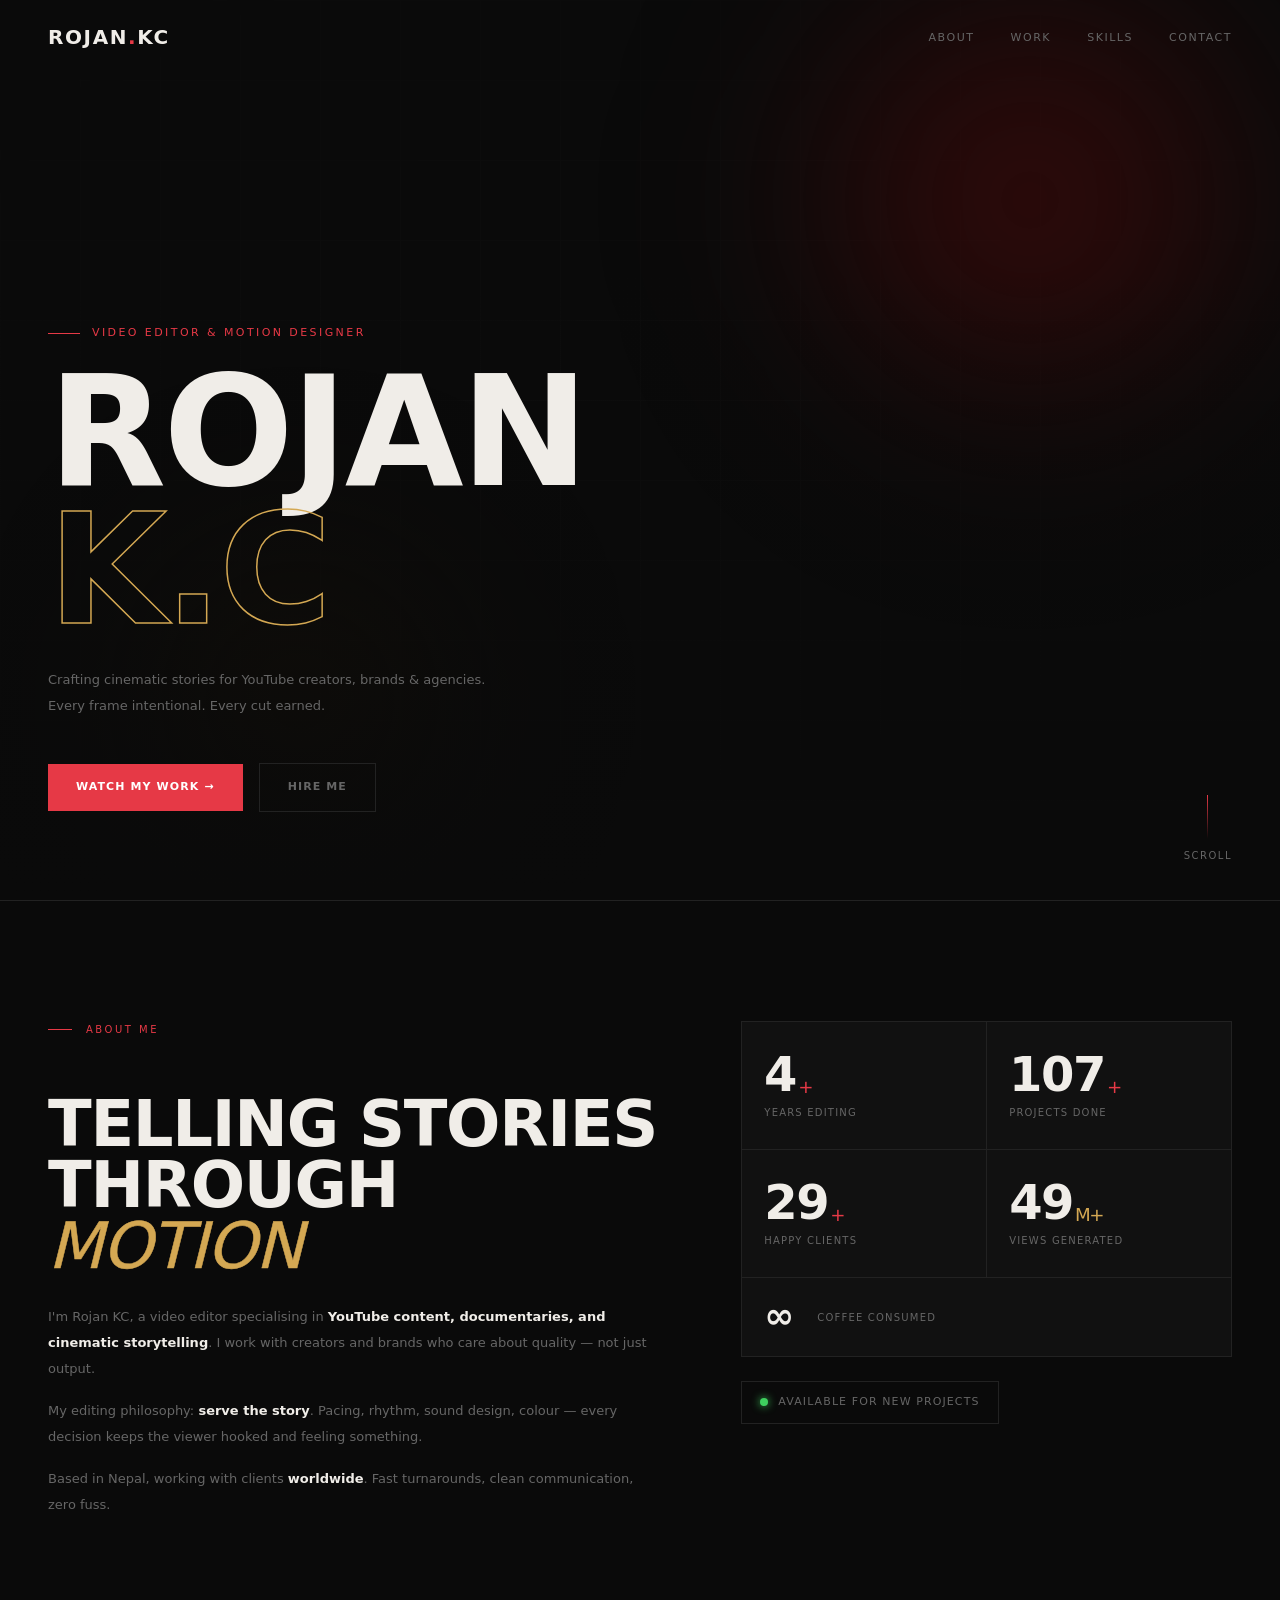
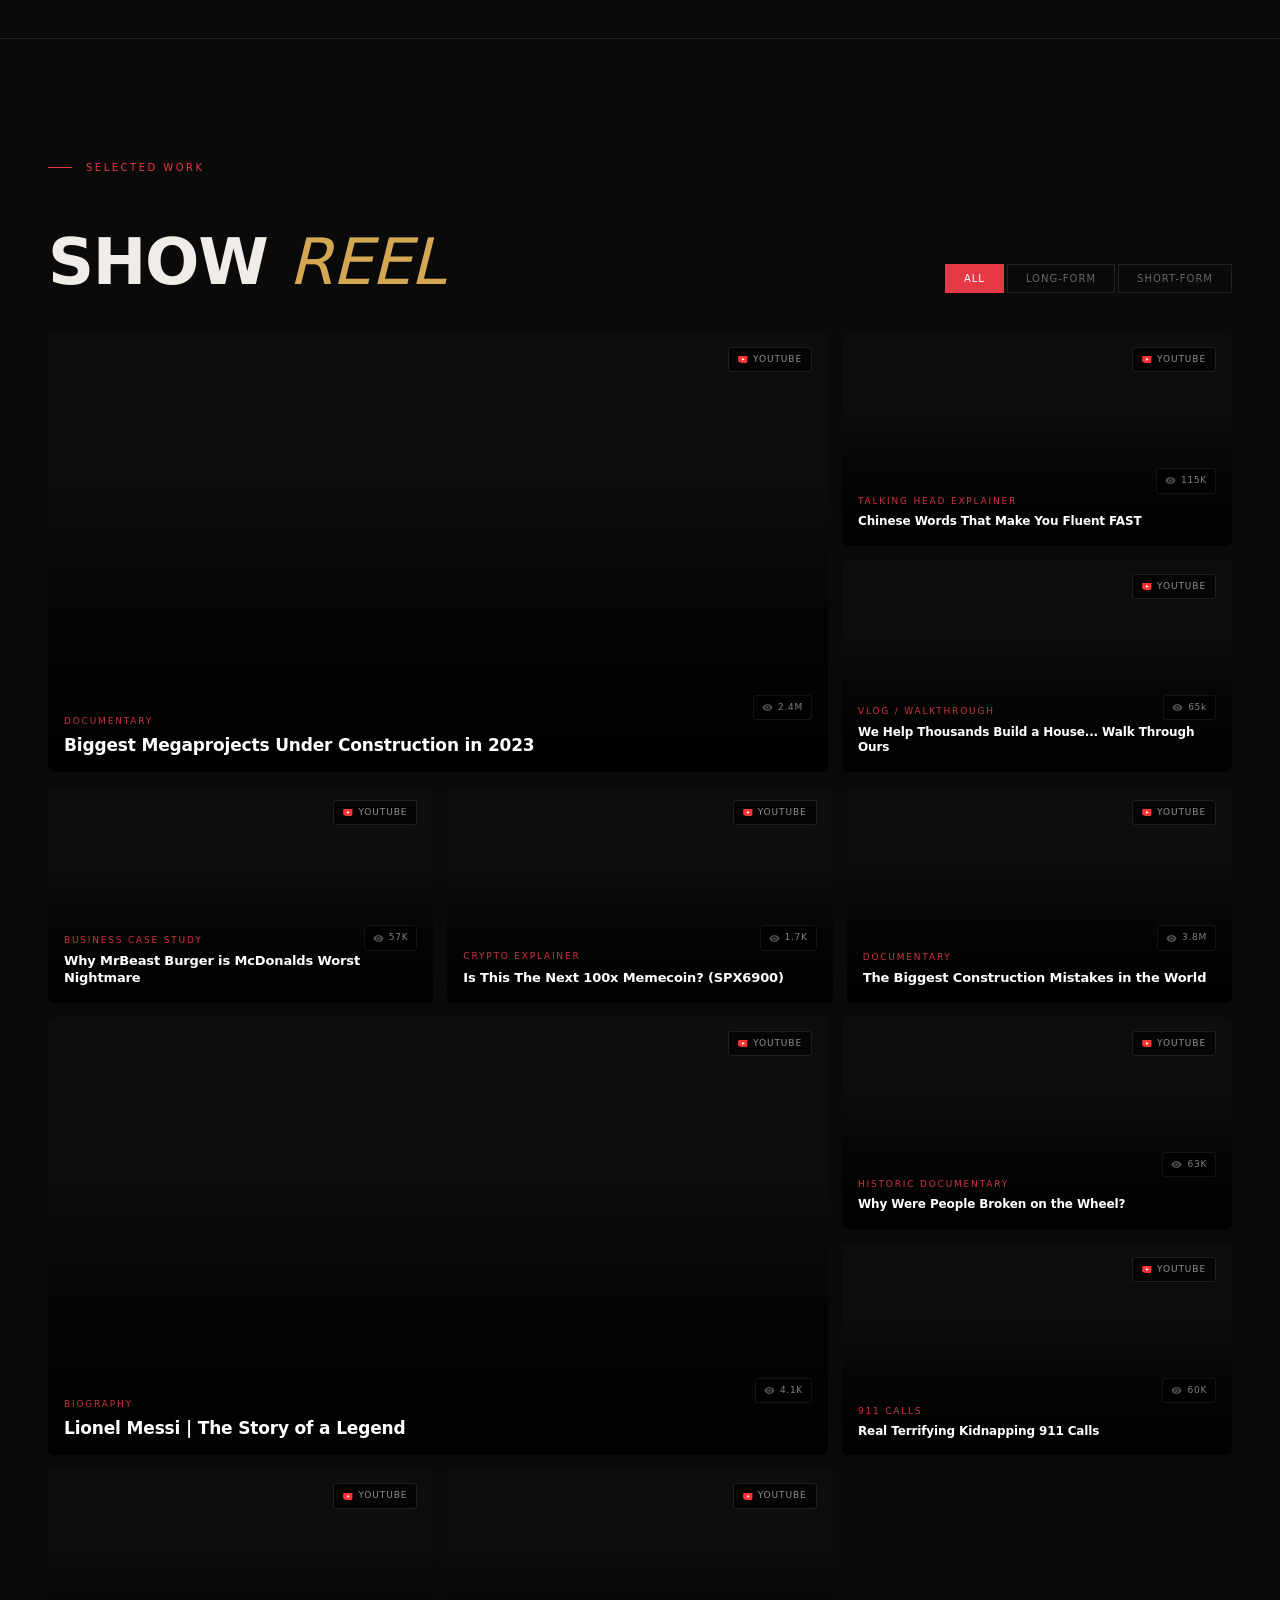
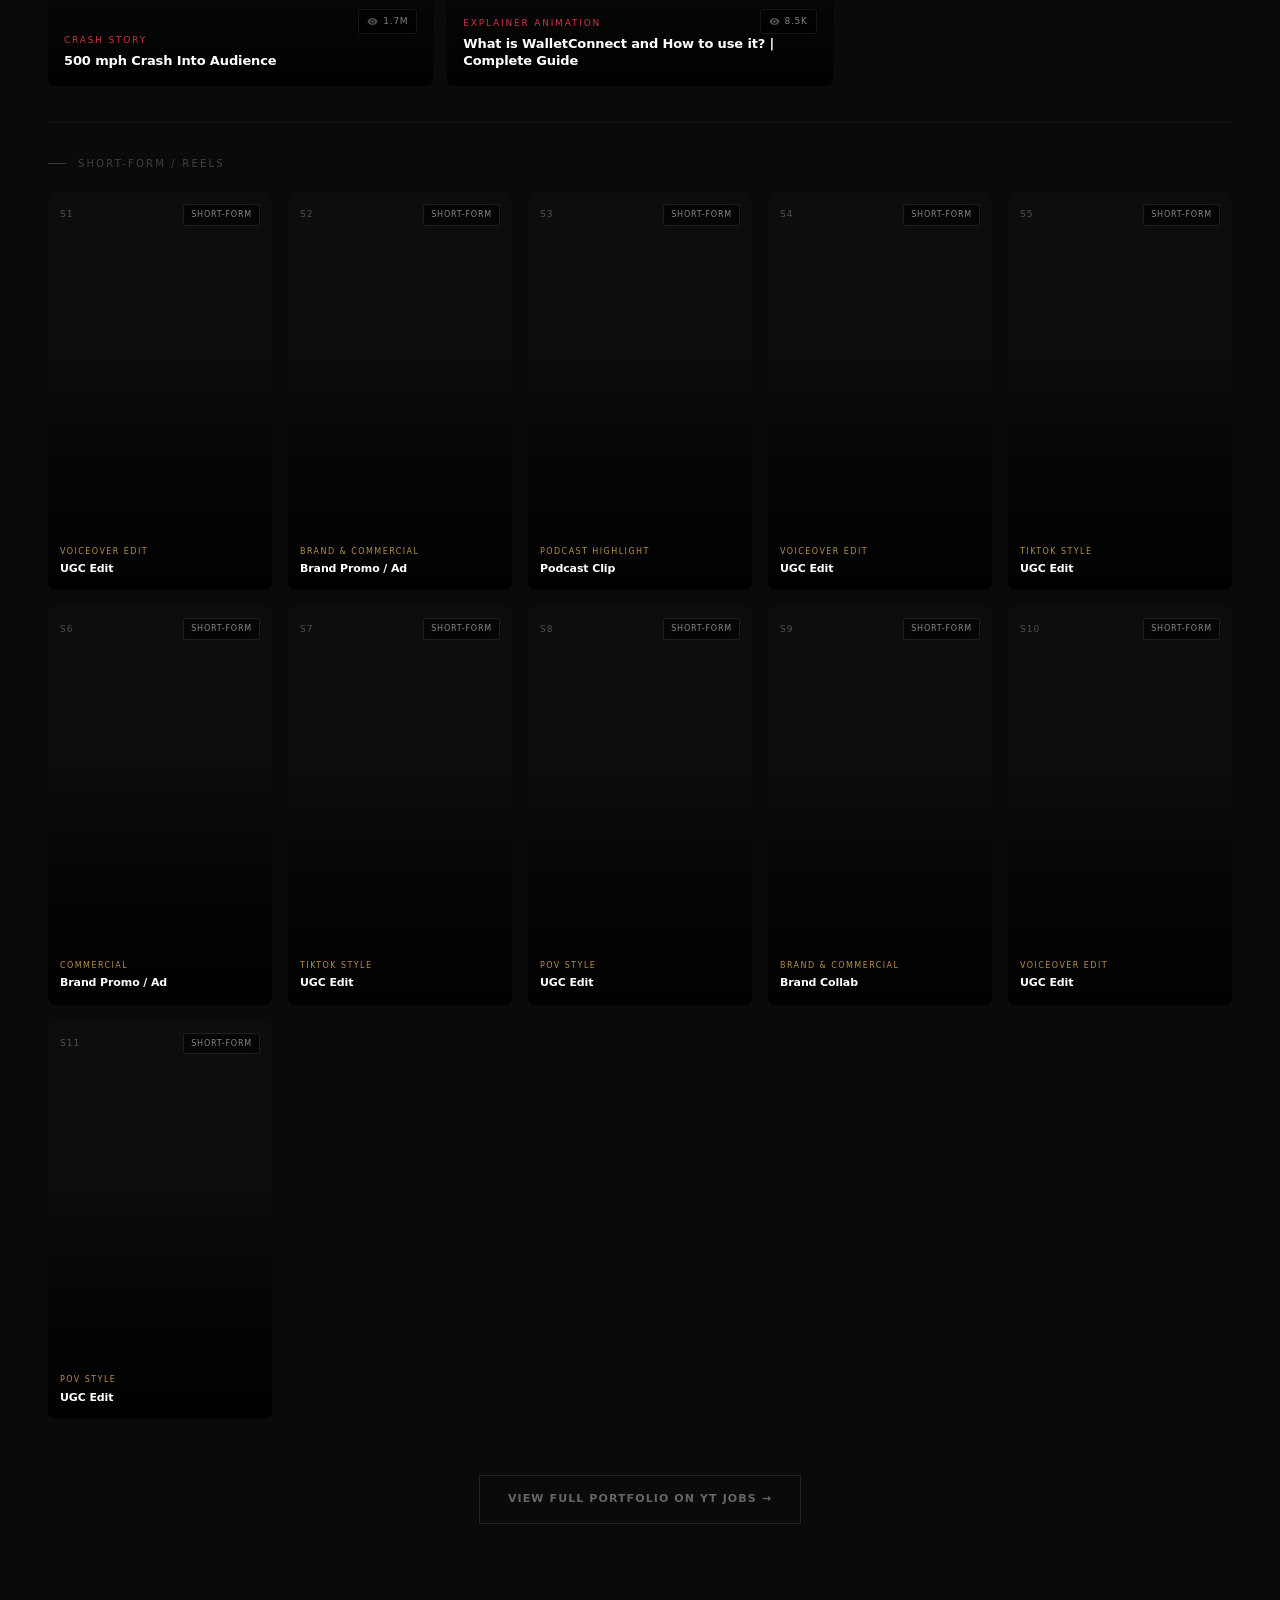
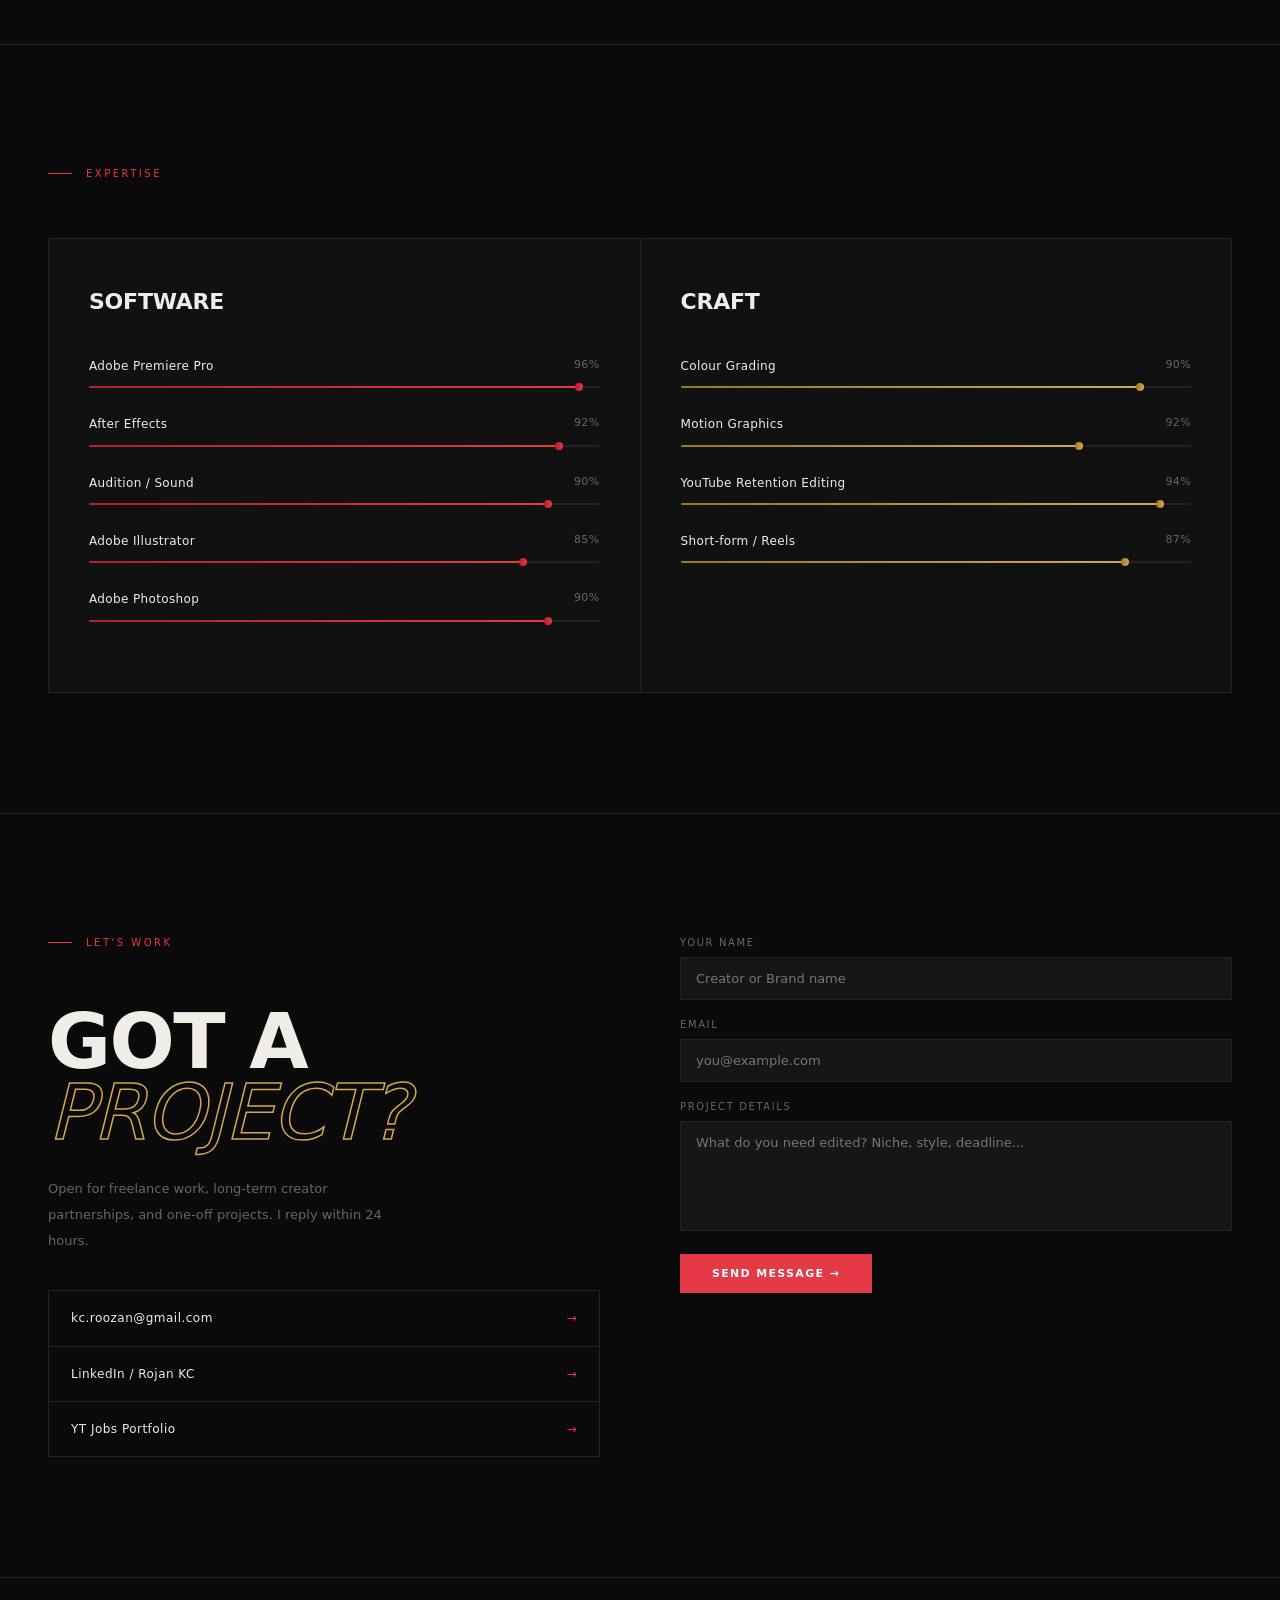
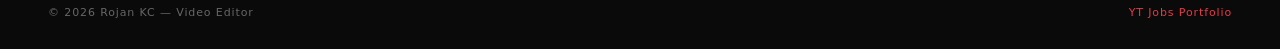
<file: index.html>
<!DOCTYPE html>
<html lang="en">
<head>
<meta charset="UTF-8">
<meta name="viewport" content="width=device-width, initial-scale=1.0">
<title>Rojan KC — Video Editor</title>
<link rel="stylesheet" href="styles.css">
</head>
<body>

<!-- MODAL -->
<div class="modal-bg" id="modal">
  <div class="modal-box">
    <button class="modal-close" id="mClose">✕</button>
    <div id="mContent"></div>
  </div>
</div>

<!-- NAV -->
<nav id="nav">
  <a href="#hero" class="logo">Rojan<span>.</span>KC</a>
  <ul class="nav-links">
    <li><a href="#about">About</a></li>
    <li><a href="#work">Work</a></li>
    <li><a href="#skills">Skills</a></li>
    <li><a href="#contact">Contact</a></li>
  </ul>
</nav>

<!-- HERO -->
<section id="hero">
  <div class="hero-grid"></div>
  <div class="hero-blob a"></div>
  <div class="hero-blob b"></div>
  <div class="hero-fade"></div>
  <div class="hero-content">
    <p class="hero-tag">Video Editor &amp; Motion Designer</p>
    <h1 class="hero-name">
      ROJAN
      <span class="outline">K.C</span>
    </h1>
    <p class="hero-desc">
      Crafting cinematic stories for YouTube creators, brands &amp; agencies.<br>
      Every frame intentional. Every cut earned.
    </p>
    <div class="hero-btns">
      <a href="#work" class="btn-solid">Watch My Work →</a>
      <a href="#contact" class="btn-ghost">Hire Me</a>
    </div>
  </div>
  <div class="hero-scroll">
    <div class="scroll-bar"></div>
    <span>Scroll</span>
  </div>
</section>

<!-- ABOUT -->
<section id="about">
  <div class="reveal">
    <div class="sec-label">About Me</div>
    <h2 class="about-title">Telling stories<br>through <em>motion</em></h2>
    <div class="about-body">
      <p>I'm Rojan KC, a video editor specialising in <strong>YouTube content, documentaries, and cinematic storytelling</strong>. I work with creators and brands who care about quality — not just output.</p>
      <p>My editing philosophy: <strong>serve the story</strong>. Pacing, rhythm, sound design, colour — every decision keeps the viewer hooked and feeling something.</p>
      <p>Based in Nepal, working with clients <strong>worldwide</strong>. Fast turnarounds, clean communication, zero fuss.</p>
    </div>
  </div>
  <div class="reveal">
    <div class="stats">
      <div class="stat">
        <div class="stat-n" id="stat-years-wrap">
          <span class="stat-num" id="stat-years">0</span><span class="stat-suffix">+</span>
        </div>
        <div class="stat-l">Years editing</div>
      </div>
      <div class="stat">
        <div class="stat-n" id="stat-projects-wrap">
          <span class="stat-num" id="stat-projects">0</span><span class="stat-suffix">+</span>
        </div>
        <div class="stat-l">Projects done</div>
      </div>
      <div class="stat">
        <div class="stat-n" id="stat-clients-wrap">
          <span class="stat-num" id="stat-clients">0</span><span class="stat-suffix">+</span>
        </div>
        <div class="stat-l">Happy clients</div>
      </div>
      <div class="stat">
        <div class="stat-n">
          <span class="stat-num" id="stat-views">0</span><span class="stat-suffix stat-suffix--gold">M+</span>
        </div>
        <div class="stat-l">Views generated</div>
      </div>
      <div class="stat stat--wide">
        <div class="stat-n">∞</div>
        <div class="stat-l">Coffee consumed</div>
      </div>
    </div>
    <div class="avail-badge">
      <span class="pulse-dot"></span>
      Available for new projects
    </div>
  </div>
</section>

<!-- WORK -->
<section id="work">
  <div class="work-top reveal">
    <div>
      <div class="sec-label">Selected Work</div>
      <h2 class="work-title">SHOW <em>reel</em></h2>
    </div>
    <div class="filters">
      <button class="fb on" data-f="all">All</button>
      <button class="fb" data-f="youtube">Long-form</button>
      <button class="fb" data-f="brand">Short-form</button>
    </div>
  </div>

  <div class="vgrid" id="vgrid"></div>

  <!-- SHORT-FORM GRID -->
  <div id="sfwrap">
    <div class="sf-label reveal">Short-form / Reels</div>
    <div class="sfgrid" id="sfgrid"></div>
  </div>

  <div style="margin-top:56px;text-align:center" class="reveal">
    <a href="https://ytjobs.co/talent/profile/49706?r=2" target="_blank" class="btn-ghost">
      View Full Portfolio on YT Jobs →
    </a>
  </div>
</section>

<!-- SKILLS -->
<section id="skills">
  <div class="sec-label reveal">Expertise</div>
  <div class="sk-wrap reveal" id="skEl">
    <div class="sk-col">
      <div class="sk-head">Software</div>
      <div class="sk-item">
        <div class="sk-top"><span>Adobe Premiere Pro</span><span>96%</span></div>
        <div class="sk-track"><div class="sk-fill r" data-w="96"></div></div>
      </div>
      <div class="sk-item">
        <div class="sk-top"><span>After Effects</span><span>92%</span></div>
        <div class="sk-track"><div class="sk-fill r" data-w="92"></div></div>
      </div>
      <div class="sk-item">
        <div class="sk-top"><span>Audition / Sound</span><span>90%</span></div>
        <div class="sk-track"><div class="sk-fill r" data-w="90"></div></div>
      </div>
      <div class="sk-item">
        <div class="sk-top"><span>Adobe Illustrator</span><span>85%</span></div>
        <div class="sk-track"><div class="sk-fill r" data-w="85"></div></div>
      </div>
      <div class="sk-item">
        <div class="sk-top"><span>Adobe Photoshop</span><span>90%</span></div>
        <div class="sk-track"><div class="sk-fill r" data-w="90"></div></div>
      </div>
    </div>
    <div class="sk-col">
      <div class="sk-head">Craft</div>
      <div class="sk-item">
        <div class="sk-top"><span>Colour Grading</span><span>90%</span></div>
        <div class="sk-track"><div class="sk-fill g" data-w="90"></div></div>
      </div>
      <div class="sk-item">
        <div class="sk-top"><span>Motion Graphics</span><span>92%</span></div>
        <div class="sk-track"><div class="sk-fill g" data-w="78"></div></div>
      </div>
      <div class="sk-item">
        <div class="sk-top"><span>YouTube Retention Editing</span><span>94%</span></div>
        <div class="sk-track"><div class="sk-fill g" data-w="94"></div></div>
      </div>
      <div class="sk-item">
        <div class="sk-top"><span>Short-form / Reels</span><span>87%</span></div>
        <div class="sk-track"><div class="sk-fill g" data-w="87"></div></div>
      </div>
    </div>
  </div>
</section>

<!-- CONTACT -->
<section id="contact">
  <div class="c-wrap">
    <div class="reveal">
      <div class="sec-label">Let's Work</div>
      <h2 class="c-title">GOT A<br><em>project?</em></h2>
      <p class="c-desc">Open for freelance work, long-term creator partnerships, and one-off projects. I reply within 24 hours.</p>
      <div class="c-links">
        <a href="mailto:your@email.com" class="c-link">kc.roozan@gmail.com <span class="c-arr">→</span></a>
        <a href="https://www.linkedin.com/in/rojan-kc-128224247/" target="_blank" class="c-link">LinkedIn / Rojan KC <span class="c-arr">→</span></a>
        <a href="https://ytjobs.co/talent/profile/49706?r=2" target="_blank" class="c-link">YT Jobs Portfolio <span class="c-arr">→</span></a>
      </div>
    </div>
    <div class="reveal">
      <div class="cform">
        <div><label>Your Name</label><input type="text" placeholder="Creator or Brand name"></div>
        <div><label>Email</label><input type="email" placeholder="you@example.com"></div>
        <div><label>Project Details</label><textarea placeholder="What do you need edited? Niche, style, deadline..."></textarea></div>
        <button class="cform-btn" type="button">Send Message →</button>
      </div>
    </div>
  </div>
</section>

<footer>
  <span>© 2026 Rojan KC — Video Editor</span>
  <a href="https://ytjobs.co/talent/profile/49706?r=2" target="_blank">YT Jobs Portfolio</a>
</footer>

<script src="main.js"></script>
</body>
</html>
</file>
<file: styles.css>
/* ── RESET ── */
*,*::before,*::after{box-sizing:border-box;margin:0;padding:0}
html{scroll-behavior:smooth}

/* ── TOKENS ── */
:root{
  --bg:#0a0a0a;
  --s1:#111;
  --s2:#161616;
  --s3:#1c1c1c;
  --ink:#f0ede8;
  --dim:#666;
  --dim2:#444;
  --red:#e63946;
  --gold:#d4a853;
  --border:#222;
}

/* ── BASE ── */
body{
  font-family: system-ui, -apple-system, 'Segoe UI', sans-serif;
  background:var(--bg);
  color:var(--ink);
  font-size:13px;
  line-height:1.7;
  overflow-x:hidden;
}

/* ── NAV ── */
nav{
  position:fixed;top:0;left:0;right:0;z-index:500;
  display:flex;align-items:center;justify-content:space-between;
  padding:20px 48px;
  transition:background .3s,border-color .3s;
  border-bottom:1px solid transparent;
}
nav.on{background:rgba(10,10,10,.95);border-color:var(--border);}
.logo{
  font-size:20px;font-weight:800;letter-spacing:.08em;
  color:var(--ink);text-decoration:none;text-transform:uppercase;
}
.logo span{color:var(--red)}
.nav-links{display:flex;gap:36px;list-style:none}
.nav-links a{
  text-decoration:none;color:var(--dim);
  font-size:11px;letter-spacing:.14em;text-transform:uppercase;
  transition:color .2s;
}
.nav-links a:hover{color:var(--ink)}

/* ── HERO ── */
#hero{
  min-height:100vh;
  display:flex;flex-direction:column;justify-content:flex-end;
  padding:0 48px 88px;
  position:relative;overflow:hidden;
  background:var(--bg);
}
.hero-blob{
  position:absolute;border-radius:50%;
  filter:blur(80px);pointer-events:none;
}
.hero-blob.a{
  width:600px;height:600px;top:-100px;right:-50px;
  background:radial-gradient(circle,rgba(60,10,10,.9) 0%,transparent 70%);
  animation:blobA 8s ease-in-out infinite alternate;
}
.hero-blob.b{
  width:400px;height:400px;bottom:0;left:100px;
  background:radial-gradient(circle,rgba(30,20,5,.8) 0%,transparent 70%);
  animation:blobB 10s ease-in-out infinite alternate;
}
@keyframes blobA{from{transform:translate(0,0) scale(1)}to{transform:translate(-40px,40px) scale(1.1)}}
@keyframes blobB{from{transform:translate(0,0)}to{transform:translate(30px,-30px)}}
.hero-grid{
  position:absolute;inset:0;
  background-image:
    linear-gradient(var(--border) 1px, transparent 1px),
    linear-gradient(90deg, var(--border) 1px, transparent 1px);
  background-size:80px 80px;opacity:.15;
  mask-image:radial-gradient(ellipse 80% 80% at 50% 50%, black 0%, transparent 100%);
}
.hero-fade{
  position:absolute;inset:0;
  background:linear-gradient(to bottom, transparent 30%, var(--bg) 100%);
}
.hero-content{position:relative;z-index:2}
.hero-tag{
  display:inline-flex;align-items:center;gap:12px;
  font-size:11px;letter-spacing:.22em;text-transform:uppercase;
  color:var(--red);margin-bottom:20px;
  opacity:0;animation:fadeUp .6s ease forwards .2s;
}
.hero-tag::before{content:'';width:32px;height:1px;background:var(--red)}
.hero-name{
  font-size:clamp(64px,12vw,180px);font-weight:900;
  line-height:.9;letter-spacing:-.02em;text-transform:uppercase;
  opacity:0;animation:fadeUp .8s ease forwards .35s;
}
.hero-name .outline{
  display:block;color:transparent;
  -webkit-text-stroke:1.5px var(--gold);
}
.hero-desc{
  margin-top:28px;max-width:480px;
  color:var(--dim);font-size:13px;line-height:2;
  opacity:0;animation:fadeUp .8s ease forwards .55s;
}
.hero-btns{
  margin-top:44px;display:flex;align-items:center;gap:16px;
  opacity:0;animation:fadeUp .8s ease forwards .75s;
}
.btn-solid{
  display:inline-flex;align-items:center;gap:8px;
  padding:14px 28px;background:var(--red);color:#fff;
  font-size:11px;font-weight:600;letter-spacing:.1em;text-transform:uppercase;
  text-decoration:none;transition:opacity .2s,box-shadow .3s;
}
.btn-solid:hover{opacity:.88;box-shadow:0 0 40px rgba(230,57,70,.4)}
.btn-ghost{
  display:inline-flex;align-items:center;gap:8px;
  padding:14px 28px;border:1px solid var(--border);color:var(--dim);
  font-size:11px;font-weight:600;letter-spacing:.1em;text-transform:uppercase;
  text-decoration:none;transition:border-color .2s,color .2s;
}
.btn-ghost:hover{border-color:var(--dim2);color:var(--ink)}
.hero-scroll{
  position:absolute;bottom:36px;right:48px;z-index:2;
  display:flex;flex-direction:column;align-items:center;gap:8px;
  color:var(--dim);font-size:10px;letter-spacing:.15em;text-transform:uppercase;
  opacity:0;animation:fadeUp .8s ease forwards 1s;
}
.scroll-bar{
  width:1px;height:44px;
  background:linear-gradient(to bottom,var(--red),transparent);
  animation:scrollAnim 2s ease-in-out infinite;
}
@keyframes scrollAnim{0%,100%{opacity:.3;transform:scaleY(.8)}50%{opacity:1;transform:scaleY(1)}}

/* ── SECTION COMMON ── */
section{padding:120px 48px}
.sec-label{
  font-size:10px;letter-spacing:.25em;text-transform:uppercase;
  color:var(--red);margin-bottom:56px;
  display:flex;align-items:center;gap:14px;
}
.sec-label::before{content:'';width:24px;height:1px;background:var(--red)}

/* ── ABOUT ── */
#about{
  border-top:1px solid var(--border);
  display:grid;grid-template-columns:5fr 4fr;gap:80px;align-items:start;
}
.about-title{
  font-size:clamp(40px,5vw,72px);font-weight:800;line-height:.95;
  letter-spacing:-.02em;text-transform:uppercase;margin-bottom:28px;
}
.about-title em{font-style:italic;font-weight:300;color:var(--gold);-webkit-text-stroke:.5px var(--gold);}
.about-body{color:var(--dim);font-size:13px;line-height:2}
.about-body p+p{margin-top:16px}
.about-body strong{color:var(--ink);font-weight:600}

/* ── STATS GRID — 5 items ── */
/*
  Layout: 2-2-1
  Row 1: years | projects
  Row 2: clients | views
  Row 3: coffee (full width)
*/
.stats{
  display:grid;
  grid-template-columns:1fr 1fr;
  gap:1px;
  background:var(--border);
  border:1px solid var(--border);
  margin-bottom:24px;
}
.stat{background:var(--s1);padding:28px 22px}

/* Coffee stat spans both columns */
.stat--wide{
  grid-column:span 2;
  display:flex;
  align-items:center;
  gap:24px;
  padding:20px 22px;
}
.stat--wide .stat-n{font-size:36px}
.stat--wide .stat-l{margin-top:0}

/* Number display */
.stat-n{
  font-size:48px;font-weight:900;line-height:1;letter-spacing:-.03em;
  display:flex;align-items:baseline;gap:0;
  margin-bottom:2px;
}

/* Single suffix — red by default, gold variant */
.stat-suffix{
  font-size:.38em;
  color:var(--red);
  font-weight:400;
  margin-left:2px;
  line-height:1;
  align-self:flex-end;
  margin-bottom:.1em;
}
.stat-suffix--gold{color:var(--gold)}

.stat-num{display:inline-block}
.stat-l{
  font-size:10px;letter-spacing:.12em;text-transform:uppercase;
  color:var(--dim);margin-top:6px;
}

/* ── ELEGANT COUNTER ANIMATION ── */
@keyframes countSlideUp{
  from{opacity:0;transform:translateY(10px) scale(.96)}
  to{opacity:1;transform:translateY(0) scale(1)}
}
.stat-num.counting{
  display:inline-block;
  animation:countSlideUp .4s cubic-bezier(.22,1,.36,1) forwards;
}

.avail-badge{
  display:inline-flex;align-items:center;gap:10px;
  border:1px solid var(--border);padding:11px 18px;
  font-size:11px;letter-spacing:.1em;text-transform:uppercase;color:var(--dim);
}
.pulse-dot{
  width:8px;height:8px;border-radius:50%;
  background:#3ecf5e;box-shadow:0 0 8px #3ecf5e;
  animation:pulse 2s ease-in-out infinite;
}
@keyframes pulse{0%,100%{opacity:1}50%{opacity:.25}}

/* ═══════════════════════════════════════
   WORK SECTION
═══════════════════════════════════════ */
#work{border-top:1px solid var(--border);padding:120px 48px}

.work-top{
  display:flex;align-items:flex-end;
  justify-content:space-between;margin-bottom:40px;
  flex-wrap:wrap;gap:20px;
}
.work-title{
  font-size:clamp(40px,5vw,68px);font-weight:900;
  line-height:.95;letter-spacing:-.02em;text-transform:uppercase;
}
.work-title em{font-style:italic;font-weight:300;color:var(--gold)}
.filters{display:flex;gap:3px}
.fb{
  padding:8px 18px;
  background:transparent;border:1px solid var(--border);
  color:var(--dim);font-size:10px;letter-spacing:.1em;text-transform:uppercase;
  cursor:pointer;transition:all .2s;font-family:inherit;
}
.fb:hover,.fb.on{background:var(--red);border-color:var(--red);color:#fff}

/* ── LONG-FORM GRID ── */
.vgrid{
  display:flex;
  flex-direction:column;
  gap:14px;
}
.vc-row-ac{
  display:grid;
  grid-template-columns:2fr 1fr;
  gap:14px;
}
.vc-stack{
  display:flex;
  flex-direction:column;
  gap:14px;
}
.vc-row-b{
  display:grid;
  grid-template-columns:repeat(3,1fr);
  gap:14px;
}

/* ── Card base ── */
.vc{
  position:relative;overflow:hidden;cursor:pointer;
  background:#0d0d0d;border-radius:6px;
  transition:transform .4s cubic-bezier(.2,0,.1,1);
}
.vc:hover{transform:translateY(-4px)}
.vc.big{aspect-ratio:16/9}
.vc.med{aspect-ratio:16/9}
.vc.sm{aspect-ratio:16/9}
.vc-stack .vc{flex:1;aspect-ratio:unset;min-height:0}

.vc-thumb{
  position:absolute;inset:0;
  background-size:cover;background-position:center top;
  transition:transform .7s cubic-bezier(.2,0,.1,1),filter .4s;
  filter:brightness(.72) saturate(.85);
}
.vc:hover .vc-thumb{transform:scale(1.05);filter:brightness(.5) saturate(1.1)}

.vc-overlay{
  position:absolute;inset:0;z-index:1;
  background:linear-gradient(
    180deg,
    rgba(0,0,0,.0) 0%,
    rgba(0,0,0,.0) 35%,
    rgba(0,0,0,.6) 65%,
    rgba(0,0,0,.93) 100%
  );
}

/* Top bar — only badge, no number */
.vc-top{
  position:absolute;top:0;left:0;right:0;
  display:flex;align-items:center;justify-content:flex-end;
  padding:14px 16px;z-index:3;
}
.vc-ytbadge{
  display:flex;align-items:center;gap:5px;
  background:rgba(0,0,0,.55);
  border:1px solid rgba(255,255,255,.1);
  padding:4px 9px;border-radius:3px;
  font-size:9px;letter-spacing:.1em;text-transform:uppercase;
  color:rgba(255,255,255,.55);
  backdrop-filter:blur(6px);
}

/* Views badge — bottom right */
.vc-views{
  position:absolute;bottom:52px;right:16px;
  z-index:3;
  display:flex;align-items:center;gap:5px;
  background:rgba(0,0,0,.6);
  border:1px solid rgba(255,255,255,.08);
  padding:4px 8px;border-radius:3px;
  font-size:9px;letter-spacing:.08em;
  color:rgba(255,255,255,.5);
  backdrop-filter:blur(6px);
  transition:color .2s;
}
.vc:hover .vc-views{color:rgba(255,255,255,.8)}
.vc-views svg{opacity:.6}

.vc-accent{
  position:absolute;left:0;top:0;bottom:0;width:2px;
  background:var(--red);
  transform:scaleY(0);transform-origin:bottom;
  transition:transform .45s cubic-bezier(.4,0,.2,1);
  z-index:3;
}
.vc:hover .vc-accent{transform:scaleY(1)}

.vc-play{
  position:absolute;top:50%;left:50%;
  transform:translate(-50%,-50%) scale(.65);
  width:52px;height:52px;border-radius:50%;
  background:rgba(230,57,70,.9);
  display:flex;align-items:center;justify-content:center;
  opacity:0;z-index:3;
  transition:opacity .3s,transform .3s,box-shadow .3s;
}
.vc:hover .vc-play{
  opacity:1;
  transform:translate(-50%,-50%) scale(1);
  box-shadow:0 0 36px rgba(230,57,70,.5);
}

.vc-info{
  position:absolute;bottom:0;left:0;right:0;
  padding:14px 16px 16px;z-index:2;
}
.vc-genre{
  font-size:9px;letter-spacing:.2em;text-transform:uppercase;
  color:var(--red);margin-bottom:5px;opacity:.9;
}
.vc-title{
  font-size:13px;font-weight:600;line-height:1.3;
  color:#fff;letter-spacing:-.01em;
  display:-webkit-box;
  -webkit-line-clamp:2;
  -webkit-box-orient:vertical;
  overflow:hidden;
}
.vc.big .vc-title{font-size:17px}
.vc-stack .vc .vc-title{font-size:12px}

/* ── SHORT-FORM ── */
#sfwrap{
  margin-top:36px;
  padding-top:32px;
  border-top:1px solid rgba(255,255,255,.06);
}
.sf-label{
  font-size:10px;letter-spacing:.22em;text-transform:uppercase;
  color:rgba(255,255,255,.22);margin-bottom:20px;
  display:flex;align-items:center;gap:12px;
}
.sf-label::before{content:'';width:18px;height:1px;background:rgba(255,255,255,.2)}
.sfgrid{
  display:grid;
  grid-template-columns:repeat(5,1fr);
  gap:16px;
}
.svc{
  position:relative;overflow:hidden;cursor:pointer;
  aspect-ratio:9/16;background:#0d0d0d;border-radius:8px;
  transition:transform .4s cubic-bezier(.2,0,.1,1);
}
.svc:hover{transform:translateY(-5px)}
.svc-video{
  position:absolute;inset:0;width:100%;height:100%;
  object-fit:cover;
  transition:transform .7s cubic-bezier(.2,0,.1,1),filter .4s;
  filter:brightness(.78);
}
.svc:hover .svc-video{transform:scale(1.04);filter:brightness(.5)}
.svc-overlay{
  position:absolute;inset:0;z-index:1;
  background:linear-gradient(
    180deg,
    rgba(0,0,0,.0) 0%,
    rgba(0,0,0,.0) 40%,
    rgba(0,0,0,.65) 70%,
    rgba(0,0,0,.94) 100%
  );
}
.svc-top{
  position:absolute;top:0;left:0;right:0;
  display:flex;align-items:center;justify-content:space-between;
  padding:12px;z-index:3;
}
.svc-num{
  font-size:9px;letter-spacing:.12em;
  color:rgba(255,255,255,.28);font-weight:400;
}
.svc-badge{
  background:rgba(0,0,0,.55);
  border:1px solid rgba(255,255,255,.1);
  padding:3px 7px;border-radius:3px;
  font-size:8px;letter-spacing:.1em;text-transform:uppercase;
  color:rgba(255,255,255,.5);
  backdrop-filter:blur(6px);
}
.svc-accent{
  position:absolute;left:0;top:0;bottom:0;width:2px;
  background:var(--gold);
  transform:scaleY(0);transform-origin:bottom;
  transition:transform .45s cubic-bezier(.4,0,.2,1);
  z-index:3;
}
.svc:hover .svc-accent{transform:scaleY(1)}
.svc-play{
  position:absolute;top:50%;left:50%;
  transform:translate(-50%,-50%) scale(.65);
  width:42px;height:42px;border-radius:50%;
  background:rgba(230,57,70,.9);
  display:flex;align-items:center;justify-content:center;
  opacity:0;z-index:3;
  transition:opacity .3s,transform .3s,box-shadow .3s;
}
.svc:hover .svc-play{
  opacity:1;
  transform:translate(-50%,-50%) scale(1);
  box-shadow:0 0 28px rgba(230,57,70,.45);
}
.svc-info{
  position:absolute;bottom:0;left:0;right:0;
  padding:12px 12px 14px;z-index:2;
}
.svc-info .vc-genre{
  font-size:8px;letter-spacing:.18em;text-transform:uppercase;
  color:var(--gold);margin-bottom:4px;opacity:.85;
}
.svc-info .vc-title{
  font-size:11px;font-weight:600;line-height:1.3;color:#fff;
  display:-webkit-box;
  -webkit-line-clamp:2;
  -webkit-box-orient:vertical;
  overflow:hidden;
}

/* ── SKILLS ── */
#skills{border-top:1px solid var(--border)}
.sk-wrap{
  display:grid;grid-template-columns:1fr 1fr;
  gap:1px;background:var(--border);border:1px solid var(--border);
}
.sk-col{background:var(--s1);padding:44px 40px}
.sk-head{font-size:22px;font-weight:800;letter-spacing:-.01em;text-transform:uppercase;margin-bottom:36px}
.sk-item{margin-bottom:26px}
.sk-top{display:flex;justify-content:space-between;font-size:12px;letter-spacing:.03em;margin-bottom:10px}
.sk-top span:last-child{color:var(--dim);font-size:11px}
.sk-track{height:2px;background:var(--border);position:relative;border-radius:2px}
.sk-fill{
  position:absolute;left:0;top:0;bottom:0;
  width:0%;border-radius:2px;
  transition:width 1.4s cubic-bezier(.4,0,.2,1);
}
.sk-fill.r{background:linear-gradient(to right,#b02028,var(--red))}
.sk-fill.g{background:linear-gradient(to right,#9a7820,var(--gold))}
.sk-fill::after{
  content:'';position:absolute;right:-4px;top:-3px;
  width:8px;height:8px;border-radius:50%;background:inherit;
}

/* ── CONTACT ── */
#contact{border-top:1px solid var(--border)}
.c-wrap{display:grid;grid-template-columns:1fr 1fr;gap:80px;align-items:start}
.c-title{
  font-size:clamp(48px,6vw,88px);font-weight:900;
  line-height:.92;letter-spacing:-.02em;text-transform:uppercase;margin-bottom:28px;
}
.c-title em{font-style:italic;font-weight:300;color:transparent;-webkit-text-stroke:1.5px var(--gold);}
.c-desc{color:var(--dim);font-size:13px;line-height:2;max-width:360px;margin-bottom:36px}
.c-links{border:1px solid var(--border)}
.c-link{
  display:flex;align-items:center;justify-content:space-between;
  padding:17px 22px;border-bottom:1px solid var(--border);
  text-decoration:none;color:var(--ink);font-size:12px;letter-spacing:.04em;
  transition:background .2s,padding-left .25s;position:relative;
}
.c-link::before{
  content:'';position:absolute;left:0;top:0;bottom:0;
  width:2px;background:var(--red);
  transform:scaleY(0);transition:transform .25s;
}
.c-link:last-child{border-bottom:none}
.c-link:hover{background:var(--s2);padding-left:28px}
.c-link:hover::before{transform:scaleY(1)}
.c-arr{color:var(--red)}
.cform{display:flex;flex-direction:column;gap:16px}
.cform label{
  display:block;margin-bottom:6px;
  font-size:10px;letter-spacing:.16em;text-transform:uppercase;color:var(--dim);
}
.cform input,.cform textarea{
  width:100%;background:var(--s2);border:1px solid var(--border);
  padding:13px 15px;font-family:inherit;font-size:13px;color:var(--ink);
  outline:none;resize:none;transition:border-color .2s;
}
.cform input:focus,.cform textarea:focus{border-color:var(--red)}
.cform textarea{min-height:110px}
.cform-btn{
  align-self:flex-start;padding:13px 32px;
  background:var(--red);color:#fff;border:none;
  font-family:inherit;font-size:11px;font-weight:600;
  letter-spacing:.12em;text-transform:uppercase;
  cursor:pointer;transition:box-shadow .3s,opacity .2s;
}
.cform-btn:hover{box-shadow:0 0 30px rgba(230,57,70,.4);opacity:.9}

/* ── FOOTER ── */
footer{
  border-top:1px solid var(--border);padding:26px 48px;
  display:flex;align-items:center;justify-content:space-between;
  font-size:11px;letter-spacing:.08em;color:var(--dim);
}
footer a{color:var(--red);text-decoration:none}
footer a:hover{text-decoration:underline}

/* ── MODAL ── */
.modal-bg{
  position:fixed;inset:0;background:rgba(0,0,0,.96);
  z-index:2000;display:flex;align-items:center;justify-content:center;
  opacity:0;pointer-events:none;transition:opacity .3s;
}
.modal-bg.open{opacity:1;pointer-events:all}
.modal-box{width:min(920px,94vw);aspect-ratio:16/9;position:relative}
.modal-box iframe,.modal-box video{width:100%;height:100%;border:none;display:block}
.modal-close{
  position:absolute;top:-44px;right:0;
  background:none;border:none;color:rgba(255,255,255,.5);
  font-size:26px;cursor:pointer;padding:4px;transition:color .2s;
}
.modal-close:hover{color:#fff}
#mContent{width:100%;height:100%}
.modal-bg.portrait .modal-box{
  width:min(380px,94vw);
  aspect-ratio:9/16;
}

/* ── REVEAL ── */
.reveal{opacity:0;transform:translateY(22px);transition:opacity .75s ease,transform .75s ease}
.reveal.in{opacity:1;transform:none}

/* ── KEYFRAMES ── */
@keyframes fadeUp{from{opacity:0;transform:translateY(26px)}to{opacity:1;transform:none}}

/* ── RESPONSIVE ── */
@media(max-width:1100px){
  .sfgrid{grid-template-columns:repeat(4,1fr)}
}
@media(max-width:900px){
  nav{padding:18px 22px}
  .nav-links{display:none}
  section{padding:80px 22px}
  #work{padding:80px 22px}
  #hero{padding:0 22px 64px}
  #about,.c-wrap{grid-template-columns:1fr;gap:48px}
  .sk-wrap{grid-template-columns:1fr}
  .work-top{flex-direction:column;align-items:flex-start;gap:18px}
  footer{flex-direction:column;gap:8px;text-align:center}
  .vc-row-ac{grid-template-columns:1fr}
  .vc-stack{flex-direction:row}
  .vc-stack .vc{aspect-ratio:16/9;flex:1}
  .vc-row-b{grid-template-columns:1fr 1fr}
  .sfgrid{grid-template-columns:repeat(3,1fr);gap:12px}
  .stats{grid-template-columns:1fr 1fr}
  .stat--wide{grid-column:span 2}
}
@media(max-width:600px){
  .vc-row-ac{grid-template-columns:1fr}
  .vc-stack{flex-direction:column}
  .vc-stack .vc{aspect-ratio:16/9}
  .vc-row-b{grid-template-columns:1fr}
  .sfgrid{grid-template-columns:repeat(2,1fr);gap:10px}
  .stats{grid-template-columns:1fr 1fr}
  .stat--wide{grid-column:span 2}
}
</file>
